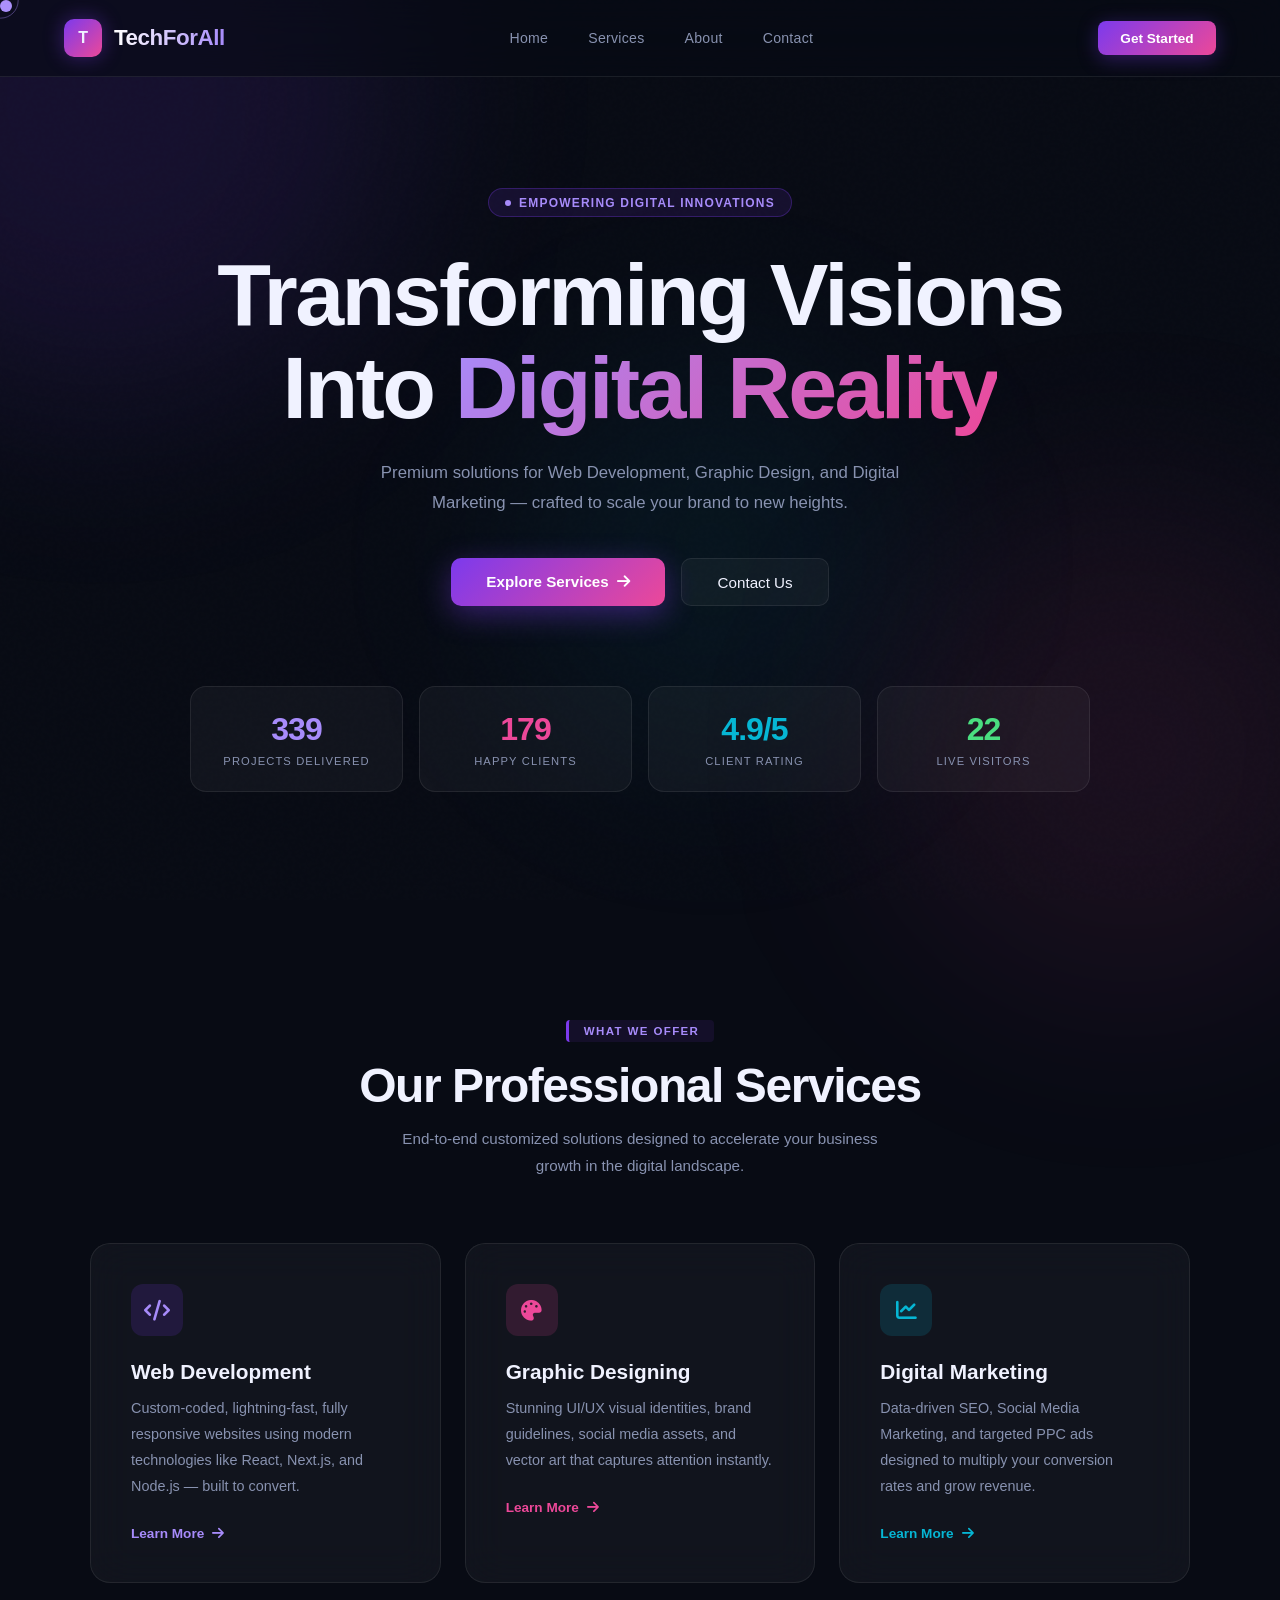
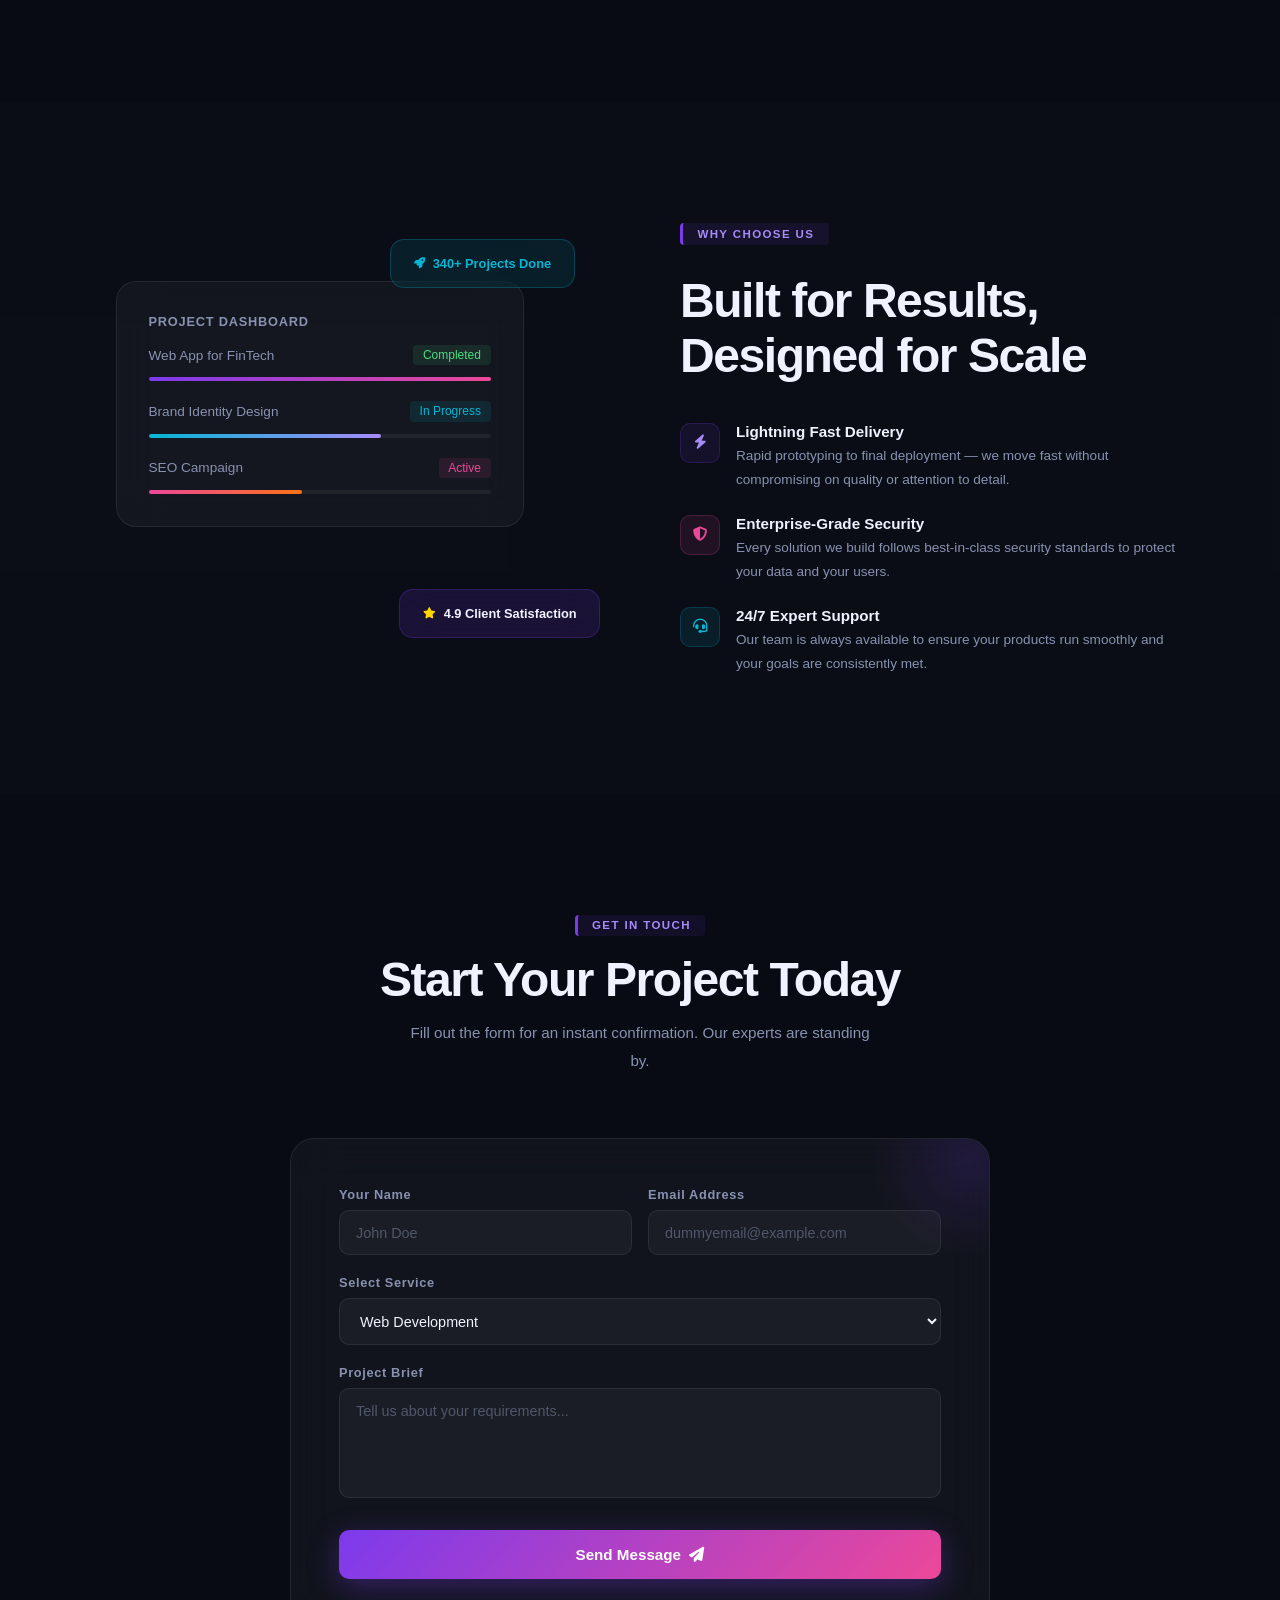
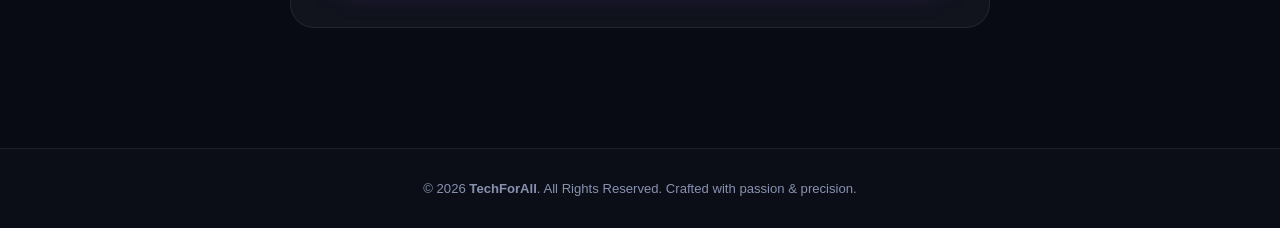
<file: index.html>
<!DOCTYPE html>
<html lang="en">
<head>
    <meta charset="UTF-8">
    <meta name="viewport" content="width=device-width, initial-scale=1.0">
    <title>TechForAll | Premium Digital Services</title>
   
    <link rel="stylesheet" href="https://cdnjs.cloudflare.com/ajax/libs/font-awesome/6.4.0/css/all.min.css">
    <style>
        *, *::before, *::after { box-sizing: border-box; margin: 0; padding: 0; }

        :root {
            --bg-deep: #080b14;
            --bg-mid: #0d1220;
            --purple: #7c3aed;
            --purple-light: #a78bfa;
            --pink: #ec4899;
            --cyan: #06b6d4;
            --glass-bg: rgba(255,255,255,0.04);
            --glass-border: rgba(255,255,255,0.08);
            --text-main: #f0f2ff;
            --text-muted: #8892b0;
            --font-display: 'Syne', sans-serif;
            --font-body: 'DM Sans', sans-serif;
        }

        html { scroll-behavior: smooth; }

        body {
            font-family: var(--font-body);
            background: var(--bg-deep);
            color: var(--text-main);
            overflow-x: hidden;
            cursor: none;
        }

        /* Custom Cursor */
        #cursor {
            width: 12px; height: 12px;
            background: var(--purple-light);
            border-radius: 50%;
            position: fixed; pointer-events: none;
            z-index: 9999; mix-blend-mode: screen;
            transition: transform 0.15s ease, opacity 0.2s;
        }
        #cursor-ring {
            width: 36px; height: 36px;
            border: 1px solid rgba(167,139,250,0.4);
            border-radius: 50%;
            position: fixed; pointer-events: none;
            z-index: 9998;
            transition: all 0.3s cubic-bezier(0.23,1,0.32,1);
        }

        /* Scrollbar */
        ::-webkit-scrollbar { width: 4px; }
        ::-webkit-scrollbar-track { background: var(--bg-deep); }
        ::-webkit-scrollbar-thumb { background: var(--purple); border-radius: 2px; }

        /* Background noise texture */
        body::before {
            content: '';
            position: fixed; inset: 0;
            background-image: url("data:image/svg+xml,%3Csvg viewBox='0 0 256 256' xmlns='http://www.w3.org/2000/svg'%3E%3Cfilter id='noise'%3E%3CfeTurbulence type='fractalNoise' baseFrequency='0.9' numOctaves='4' stitchTiles='stitch'/%3E%3C/filter%3E%3Crect width='100%25' height='100%25' filter='url(%23noise)' opacity='0.03'/%3E%3C/svg%3E");
            pointer-events: none; z-index: 0; opacity: 0.4;
        }

        /* Orbs */
        .orb {
            position: fixed; border-radius: 50%;
            filter: blur(100px); pointer-events: none; z-index: 0;
        }
        .orb-1 { width: 600px; height: 600px; background: rgba(124,58,237,0.12); top: -200px; left: -200px; animation: orbFloat 20s ease-in-out infinite; }
        .orb-2 { width: 500px; height: 500px; background: rgba(236,72,153,0.08); bottom: -100px; right: -100px; animation: orbFloat 25s ease-in-out infinite reverse; }
        .orb-3 { width: 400px; height: 400px; background: rgba(6,182,212,0.06); top: 40%; left: 40%; animation: orbFloat 18s ease-in-out infinite 5s; }

        @keyframes orbFloat {
            0%,100% { transform: translate(0,0) scale(1); }
            33% { transform: translate(40px,-30px) scale(1.05); }
            66% { transform: translate(-20px,40px) scale(0.98); }
        }

        /* Glass utility */
        .glass {
            background: var(--glass-bg);
            backdrop-filter: blur(20px);
            -webkit-backdrop-filter: blur(20px);
            border: 1px solid var(--glass-border);
        }

        /* ====== NAV ====== */
        nav {
            position: fixed; top: 0; left: 0; right: 0; z-index: 100;
            padding: 1.2rem 5%;
            display: flex; justify-content: space-between; align-items: center;
            background: rgba(8,11,20,0.6);
            backdrop-filter: blur(24px);
            border-bottom: 1px solid var(--glass-border);
            transition: all 0.3s;
        }
        nav.scrolled { background: rgba(8,11,20,0.9); }

        .logo {
            display: flex; align-items: center; gap: 0.75rem;
            font-family: var(--font-display); font-size: 1.4rem; font-weight: 800;
            letter-spacing: -0.02em;
            text-decoration: none; color: var(--text-main);
        }
        .logo-icon {
            width: 38px; height: 38px;
            background: linear-gradient(135deg, var(--purple), var(--pink));
            border-radius: 10px;
            display: flex; align-items: center; justify-content: center;
            font-size: 1rem; font-weight: 800;
            box-shadow: 0 0 20px rgba(124,58,237,0.4);
        }
        .logo span { background: linear-gradient(90deg, #fff, var(--purple-light)); -webkit-background-clip: text; -webkit-text-fill-color: transparent; }

        .nav-links { display: flex; gap: 2.5rem; list-style: none; }
        .nav-links a {
            font-size: 0.88rem; font-weight: 500; color: var(--text-muted);
            text-decoration: none; letter-spacing: 0.02em;
            transition: color 0.2s; position: relative;
        }
        .nav-links a::after {
            content: ''; position: absolute; bottom: -4px; left: 0; right: 0;
            height: 1px; background: var(--purple-light);
            transform: scaleX(0); transition: transform 0.3s;
        }
        .nav-links a:hover { color: var(--text-main); }
        .nav-links a:hover::after { transform: scaleX(1); }

        .nav-cta {
            padding: 0.6rem 1.4rem;
            background: linear-gradient(135deg, var(--purple), var(--pink));
            border-radius: 8px; color: #fff; font-size: 0.85rem;
            font-weight: 600; text-decoration: none;
            box-shadow: 0 4px 20px rgba(124,58,237,0.35);
            transition: all 0.3s; border: none; cursor: none;
        }
        .nav-cta:hover { transform: translateY(-2px); box-shadow: 0 8px 30px rgba(124,58,237,0.5); }

        .hamburger { display: none; background: none; border: none; color: var(--text-main); font-size: 1.3rem; cursor: none; }

        /* Mobile menu */
        #mobile-menu {
            position: fixed; inset: 0; z-index: 90;
            background: rgba(8,11,20,0.97);
            backdrop-filter: blur(20px);
            display: flex; flex-direction: column; align-items: center; justify-content: center;
            gap: 2rem;
            transform: translateX(-100%);
            transition: transform 0.4s cubic-bezier(0.23,1,0.32,1);
        }
        #mobile-menu.open { transform: translateX(0); }
        #mobile-menu a { font-family: var(--font-display); font-size: 2rem; font-weight: 700; color: var(--text-main); text-decoration: none; }

        /* ====== HERO ====== */
        #home {
            min-height: 100vh;
            padding: 160px 5% 80px;
            display: flex; flex-direction: column;
            align-items: center; justify-content: center;
            text-align: center; position: relative; z-index: 1;
        }

        .badge {
            display: inline-flex; align-items: center; gap: 0.5rem;
            padding: 0.4rem 1rem; border-radius: 100px;
            background: rgba(124,58,237,0.12); border: 1px solid rgba(124,58,237,0.3);
            font-size: 0.75rem; font-weight: 600; letter-spacing: 0.1em;
            text-transform: uppercase; color: var(--purple-light);
            margin-bottom: 2rem;
            animation: fadeUp 0.8s ease forwards;
        }
        .badge-dot { width: 6px; height: 6px; border-radius: 50%; background: var(--purple-light); animation: ping 1.5s ease-in-out infinite; }
        @keyframes ping { 0%,100% { opacity:1; transform:scale(1); } 50% { opacity:0.5; transform:scale(1.5); } }

        h1 {
            font-family: var(--font-display);
            font-size: clamp(2.8rem, 7vw, 5.5rem);
            font-weight: 800; line-height: 1.05;
            letter-spacing: -0.03em;
            animation: fadeUp 0.8s ease 0.1s both;
        }
        h1 .gradient-text {
            background: linear-gradient(135deg, var(--purple-light), var(--pink), var(--cyan));
            -webkit-background-clip: text; -webkit-text-fill-color: transparent;
            background-size: 200% 200%;
            animation: gradShift 4s ease infinite;
        }
        @keyframes gradShift { 0%,100% { background-position:0% 50%; } 50% { background-position:100% 50%; } }

        .hero-sub {
            max-width: 560px; margin: 1.5rem auto 0;
            font-size: 1.05rem; color: var(--text-muted); font-weight: 300; line-height: 1.8;
            animation: fadeUp 0.8s ease 0.2s both;
        }

        .hero-btns {
            display: flex; gap: 1rem; justify-content: center; flex-wrap: wrap;
            margin-top: 2.5rem;
            animation: fadeUp 0.8s ease 0.3s both;
        }
        .btn-primary {
            padding: 0.9rem 2.2rem;
            background: linear-gradient(135deg, var(--purple), var(--pink));
            border-radius: 10px; color: #fff; font-weight: 600; font-size: 0.95rem;
            text-decoration: none; border: none;
            box-shadow: 0 8px 30px rgba(124,58,237,0.4);
            transition: all 0.3s; cursor: none;
            position: relative; overflow: hidden;
        }
        .btn-primary::before {
            content: ''; position: absolute; inset: 0;
            background: linear-gradient(135deg, rgba(255,255,255,0.1), transparent);
            transform: translateX(-100%); transition: transform 0.4s;
        }
        .btn-primary:hover::before { transform: translateX(0); }
        .btn-primary:hover { transform: translateY(-3px); box-shadow: 0 15px 40px rgba(124,58,237,0.5); }

        .btn-ghost {
            padding: 0.9rem 2.2rem;
            border-radius: 10px; color: var(--text-main); font-weight: 500; font-size: 0.95rem;
            text-decoration: none; cursor: none;
            background: var(--glass-bg); border: 1px solid var(--glass-border);
            backdrop-filter: blur(10px);
            transition: all 0.3s;
        }
        .btn-ghost:hover { border-color: rgba(167,139,250,0.3); background: rgba(124,58,237,0.1); transform: translateY(-3px); }

        /* Stats */
        .stats-grid {
            display: grid; grid-template-columns: repeat(4, 1fr);
            gap: 1rem; width: 100%; max-width: 900px;
            margin-top: 5rem;
            animation: fadeUp 0.8s ease 0.5s both;
        }
        .stat-card {
            padding: 1.5rem; border-radius: 16px; text-align: center;
            background: var(--glass-bg); border: 1px solid var(--glass-border);
            backdrop-filter: blur(20px);
            transition: all 0.4s;
        }
        .stat-card:hover { border-color: rgba(167,139,250,0.25); transform: translateY(-4px); background: rgba(124,58,237,0.06); }
        .stat-num { font-family: var(--font-display); font-size: 2rem; font-weight: 800; letter-spacing: -0.03em; }
        .stat-num.purple { color: var(--purple-light); }
        .stat-num.pink { color: var(--pink); }
        .stat-num.cyan { color: var(--cyan); }
        .stat-num.green { color: #4ade80; }
        .stat-label { font-size: 0.7rem; color: var(--text-muted); text-transform: uppercase; letter-spacing: 0.1em; margin-top: 0.4rem; }

        @keyframes fadeUp { from { opacity:0; transform:translateY(24px); } to { opacity:1; transform:translateY(0); } }

        /* ====== SECTION SHARED ====== */
        section { position: relative; z-index: 1; }
        .section-header { text-align: center; margin-bottom: 4rem; }
        .section-tag {
            display: inline-block; padding: 0.3rem 0.9rem;
            border-radius: 4px; background: rgba(124,58,237,0.1);
            border-left: 3px solid var(--purple);
            font-size: 0.72rem; font-weight: 700; letter-spacing: 0.12em;
            text-transform: uppercase; color: var(--purple-light);
            margin-bottom: 1rem;
        }
        h2 { font-family: var(--font-display); font-size: clamp(2rem, 4vw, 3rem); font-weight: 800; letter-spacing: -0.03em; }
        .section-desc { color: var(--text-muted); max-width: 480px; margin: 0.75rem auto 0; font-size: 0.95rem; line-height: 1.8; }

        /* ====== SERVICES ====== */
        #services { padding: 120px 5%; }
        .services-grid { display: grid; grid-template-columns: repeat(3, 1fr); gap: 1.5rem; max-width: 1100px; margin: 0 auto; }

        .service-card {
            padding: 2.5rem; border-radius: 20px;
            background: var(--glass-bg); border: 1px solid var(--glass-border);
            backdrop-filter: blur(20px);
            transition: all 0.5s cubic-bezier(0.23,1,0.32,1);
            position: relative; overflow: hidden;
            cursor: none;
        }
        .service-card::before {
            content: ''; position: absolute; inset: 0; border-radius: inherit;
            opacity: 0; transition: opacity 0.5s;
        }
        .service-card.web::before { background: radial-gradient(circle at top left, rgba(124,58,237,0.08), transparent 60%); }
        .service-card.design::before { background: radial-gradient(circle at top left, rgba(236,72,153,0.08), transparent 60%); }
        .service-card.marketing::before { background: radial-gradient(circle at top left, rgba(6,182,212,0.08), transparent 60%); }
        .service-card:hover::before { opacity: 1; }
        .service-card:hover { transform: translateY(-8px); border-color: rgba(255,255,255,0.14); }

        .service-icon {
            width: 52px; height: 52px; border-radius: 12px;
            display: flex; align-items: center; justify-content: center;
            font-size: 1.3rem; margin-bottom: 1.5rem;
        }
        .service-icon.purple { background: rgba(124,58,237,0.15); color: var(--purple-light); }
        .service-icon.pink { background: rgba(236,72,153,0.15); color: var(--pink); }
        .service-icon.cyan { background: rgba(6,182,212,0.15); color: var(--cyan); }

        .service-title { font-family: var(--font-display); font-size: 1.3rem; font-weight: 700; margin-bottom: 0.75rem; }
        .service-desc { color: var(--text-muted); font-size: 0.9rem; line-height: 1.8; margin-bottom: 1.5rem; }

        .service-link {
            display: inline-flex; align-items: center; gap: 0.5rem;
            font-size: 0.85rem; font-weight: 600; text-decoration: none;
            transition: gap 0.3s; cursor: none; background: none; border: none;
        }
        .service-link.purple { color: var(--purple-light); }
        .service-link.pink { color: var(--pink); }
        .service-link.cyan { color: var(--cyan); }
        .service-link:hover { gap: 0.8rem; }

        /* ====== ABOUT / FEATURES ====== */
        #about { padding: 120px 5%; background: rgba(255,255,255,0.01); }
        .about-grid {
            display: grid; grid-template-columns: 1fr 1fr;
            gap: 5rem; align-items: center;
            max-width: 1100px; margin: 0 auto;
        }
        .about-visual {
            position: relative; height: 420px;
        }
        .about-card-main {
            position: absolute; top: 10%; left: 5%;
            width: 80%; padding: 2rem; border-radius: 20px;
            background: var(--glass-bg); border: 1px solid var(--glass-border);
            backdrop-filter: blur(20px);
        }
        .about-card-float {
            position: absolute; padding: 1rem 1.4rem; border-radius: 14px;
            background: rgba(124,58,237,0.15); border: 1px solid rgba(124,58,237,0.25);
            backdrop-filter: blur(20px);
            font-size: 0.8rem; font-weight: 600; display: flex; align-items: center; gap: 0.5rem;
        }
        .card-f1 { bottom: 5%; right: 0; animation: floatY 3s ease-in-out infinite; }
        .card-f2 { top: 0%; right: 5%; animation: floatY 3.5s ease-in-out infinite 1s; }
        @keyframes floatY { 0%,100% { transform:translateY(0); } 50% { transform:translateY(-10px); } }

        .feature-list { display: flex; flex-direction: column; gap: 1.5rem; margin-top: 2.5rem; }
        .feature-item { display: flex; gap: 1rem; align-items: flex-start; }
        .feature-icon-wrap {
            width: 40px; height: 40px; border-radius: 10px; flex-shrink: 0;
            background: rgba(124,58,237,0.1); border: 1px solid rgba(124,58,237,0.2);
            display: flex; align-items: center; justify-content: center;
            color: var(--purple-light); font-size: 0.9rem;
        }
        .feature-text h4 { font-family: var(--font-display); font-size: 0.95rem; font-weight: 700; margin-bottom: 0.3rem; }
        .feature-text p { font-size: 0.85rem; color: var(--text-muted); line-height: 1.7; }

        /* ====== CONTACT ====== */
        #contact { padding: 120px 5%; }
        .contact-wrap { max-width: 700px; margin: 0 auto; }
        .contact-card {
            padding: 3rem; border-radius: 24px;
            background: var(--glass-bg); border: 1px solid var(--glass-border);
            backdrop-filter: blur(24px); position: relative; overflow: hidden;
        }
        .contact-card::before {
            content: ''; position: absolute; top: -80px; right: -80px;
            width: 200px; height: 200px;
            background: radial-gradient(circle, rgba(124,58,237,0.15), transparent 70%);
        }
        .form-group { margin-bottom: 1.25rem; }
        .form-label { display: block; font-size: 0.8rem; font-weight: 600; letter-spacing: 0.05em; color: var(--text-muted); margin-bottom: 0.5rem; }
        .form-input, .form-select, .form-textarea {
            width: 100%; padding: 0.85rem 1rem;
            background: rgba(255,255,255,0.04);
            border: 1px solid var(--glass-border); border-radius: 10px;
            color: var(--text-main); font-family: var(--font-body); font-size: 0.9rem;
            outline: none; transition: border-color 0.3s, background 0.3s;
            cursor: none;
        }
        .form-input:focus, .form-select:focus, .form-textarea:focus {
            border-color: rgba(124,58,237,0.5); background: rgba(124,58,237,0.05);
        }
        .form-input::placeholder, .form-textarea::placeholder { color: rgba(136,146,176,0.5); }
        .form-select option { background: var(--bg-mid); }
        .form-textarea { resize: none; min-height: 110px; }
        .form-row { display: grid; grid-template-columns: 1fr 1fr; gap: 1rem; }

        .btn-submit {
            width: 100%; padding: 1rem;
            background: linear-gradient(135deg, var(--purple), var(--pink));
            border: none; border-radius: 10px;
            color: #fff; font-family: var(--font-body); font-size: 0.95rem; font-weight: 600;
            cursor: none; transition: all 0.3s;
            box-shadow: 0 8px 30px rgba(124,58,237,0.35);
            margin-top: 0.5rem;
        }
        .btn-submit:hover { transform: translateY(-3px); box-shadow: 0 15px 40px rgba(124,58,237,0.5); }

        /* ====== FOOTER ====== */
        footer {
            padding: 2rem 5%; text-align: center;
            border-top: 1px solid var(--glass-border);
            color: var(--text-muted); font-size: 0.82rem;
            background: rgba(255,255,255,0.01);
        }

        /* ====== TOAST ====== */
        #toast {
            position: fixed; bottom: 2rem; right: 2rem; z-index: 999;
            padding: 1rem 1.5rem; border-radius: 14px;
            background: rgba(124,58,237,0.15); border: 1px solid rgba(124,58,237,0.3);
            backdrop-filter: blur(20px); color: var(--text-main);
            font-size: 0.88rem; font-weight: 500;
            display: flex; align-items: center; gap: 0.75rem;
            transform: translateY(80px); opacity: 0;
            transition: all 0.4s cubic-bezier(0.23,1,0.32,1);
            max-width: 360px;
        }
        #toast.show { transform: translateY(0); opacity: 1; }
        .toast-dot {
            width: 8px; height: 8px; border-radius: 50%; background: #4ade80;
            flex-shrink: 0; box-shadow: 0 0 8px rgba(74,222,128,0.6);
            animation: ping 1.2s ease-in-out infinite;
        }

        /* ====== REVEAL ANIMATIONS ====== */
        .reveal { opacity: 0; transform: translateY(30px); transition: all 0.7s cubic-bezier(0.23,1,0.32,1); }
        .reveal.visible { opacity: 1; transform: translateY(0); }
        .reveal-delay-1 { transition-delay: 0.1s; }
        .reveal-delay-2 { transition-delay: 0.2s; }
        .reveal-delay-3 { transition-delay: 0.3s; }

        /* ====== RESPONSIVE ====== */
        @media (max-width: 900px) {
            .nav-links, .nav-cta { display: none; }
            .hamburger { display: block; }
            .stats-grid { grid-template-columns: repeat(2,1fr); }
            .services-grid { grid-template-columns: 1fr; max-width: 500px; }
            .about-grid { grid-template-columns: 1fr; gap: 2rem; }
            .about-visual { display: none; }
            .form-row { grid-template-columns: 1fr; }
        }
        @media (max-width: 480px) {
            h1 { font-size: 2.4rem; }
            .hero-btns { flex-direction: column; align-items: stretch; text-align: center; }
            .btn-primary, .btn-ghost { text-align: center; }
            .contact-card { padding: 2rem 1.5rem; }
        }
    </style>
</head>
<body>

<!-- Custom Cursor -->
<div id="cursor"></div>
<div id="cursor-ring"></div>

<!-- Ambient Orbs -->
<div class="orb orb-1"></div>
<div class="orb orb-2"></div>
<div class="orb orb-3"></div>

<!-- Toast -->
<div id="toast"><span class="toast-dot"></span><span id="toast-msg">Notification</span></div>

<!-- NAV -->
<nav id="navbar">
    <a href="#home" class="logo">
        <div class="logo-icon">T</div>
        <span>TechForAll</span>
    </a>
    <ul class="nav-links">
        <li><a href="#home">Home</a></li>
        <li><a href="services.html">Services</a></li>
        <li><a href="about.html">About</a></li>
        <li><a href="contact.html">Contact</a></li>
    </ul>
    <a href="contact.html" class="nav-cta">Get Started</a>
    <button class="hamburger" id="ham-btn" aria-label="Menu"><i class="fa-solid fa-bars"></i></button>
</nav>

<!-- Mobile Menu -->
<div id="mobile-menu">
    <a href="#home" class="mob-link">Home</a>
    <a href="services.html" class="mob-link">Services</a>
    <a href="about.html" class="mob-link">About</a>
    <a href="contact.html" class="mob-link">Contact</a>
</div>

<!-- HERO -->
<section id="home">
    <div class="badge"><span class="badge-dot"></span> Empowering Digital Innovations</div>
    <h1>Transforming Visions<br>Into <span class="gradient-text">Digital Reality</span></h1>
    <p class="hero-sub">Premium solutions for Web Development, Graphic Design, and Digital Marketing — crafted to scale your brand to new heights.</p>
    <div class="hero-btns">
        <a href="#services" class="btn-primary">Explore Services &nbsp;<i class="fa-solid fa-arrow-right"></i></a>
        <a href="#contact" class="btn-ghost">Contact Us</a>
    </div>

    <div class="stats-grid">
        <div class="stat-card">
            <div class="stat-num purple" id="stat-projects">0</div>
            <div class="stat-label">Projects Delivered</div>
        </div>
        <div class="stat-card">
            <div class="stat-num pink" id="stat-clients">0</div>
            <div class="stat-label">Happy Clients</div>
        </div>
        <div class="stat-card">
            <div class="stat-num cyan"><span id="stat-rating">0.0</span>/5</div>
            <div class="stat-label">Client Rating</div>
        </div>
        <div class="stat-card">
            <div class="stat-num green" id="stat-live">—</div>
            <div class="stat-label">Live Visitors</div>
        </div>
    </div>
</section>

<!-- SERVICES -->
<section id="services">
    <div class="section-header">
        <div class="section-tag reveal">What We Offer</div>
        <h2 class="reveal reveal-delay-1">Our Professional Services</h2>
        <p class="section-desc reveal reveal-delay-2">End-to-end customized solutions designed to accelerate your business growth in the digital landscape.</p>
    </div>

    <div class="services-grid">
        <div class="service-card web reveal">
            <div class="service-icon purple"><i class="fa-solid fa-code"></i></div>
            <h3 class="service-title">Web Development</h3>
            <p class="service-desc">Custom-coded, lightning-fast, fully responsive websites using modern technologies like React, Next.js, and Node.js — built to convert.</p>
            <button onclick="selectService('Web Development')" class="service-link purple">Learn More <i class="fa-solid fa-arrow-right"></i></button>
        </div>
        <div class="service-card design reveal reveal-delay-1">
            <div class="service-icon pink"><i class="fa-solid fa-palette"></i></div>
            <h3 class="service-title">Graphic Designing</h3>
            <p class="service-desc">Stunning UI/UX visual identities, brand guidelines, social media assets, and vector art that captures attention instantly.</p>
            <button onclick="selectService('Graphic Designing')" class="service-link pink">Learn More <i class="fa-solid fa-arrow-right"></i></button>
        </div>
        <div class="service-card marketing reveal reveal-delay-2">
            <div class="service-icon cyan"><i class="fa-solid fa-chart-line"></i></div>
            <h3 class="service-title">Digital Marketing</h3>
            <p class="service-desc">Data-driven SEO, Social Media Marketing, and targeted PPC ads designed to multiply your conversion rates and grow revenue.</p>
            <button onclick="selectService('Digital Marketing')" class="service-link cyan">Learn More <i class="fa-solid fa-arrow-right"></i></button>
        </div>
    </div>
</section>

<!-- ABOUT -->
<section id="about">
    <div class="about-grid">
        <div class="about-visual">
            <div class="about-card-main glass">
                <div style="font-family:var(--font-display);font-size:0.8rem;font-weight:700;color:var(--text-muted);letter-spacing:0.06em;text-transform:uppercase;margin-bottom:1rem;">Project Dashboard</div>
                <div style="display:flex;flex-direction:column;gap:0.75rem;">
                    <div style="display:flex;justify-content:space-between;align-items:center;">
                        <span style="font-size:0.85rem;color:var(--text-muted);">Web App for FinTech</span>
                        <span style="font-size:0.75rem;color:#4ade80;background:rgba(74,222,128,0.1);padding:0.2rem 0.6rem;border-radius:4px;">Completed</span>
                    </div>
                    <div style="height:4px;background:rgba(255,255,255,0.06);border-radius:2px;"><div style="height:100%;width:100%;background:linear-gradient(90deg,var(--purple),var(--pink));border-radius:2px;"></div></div>
                    <div style="display:flex;justify-content:space-between;align-items:center;margin-top:0.5rem;">
                        <span style="font-size:0.85rem;color:var(--text-muted);">Brand Identity Design</span>
                        <span style="font-size:0.75rem;color:var(--cyan);background:rgba(6,182,212,0.1);padding:0.2rem 0.6rem;border-radius:4px;">In Progress</span>
                    </div>
                    <div style="height:4px;background:rgba(255,255,255,0.06);border-radius:2px;"><div style="height:100%;width:68%;background:linear-gradient(90deg,var(--cyan),var(--purple-light));border-radius:2px;"></div></div>
                    <div style="display:flex;justify-content:space-between;align-items:center;margin-top:0.5rem;">
                        <span style="font-size:0.85rem;color:var(--text-muted);">SEO Campaign</span>
                        <span style="font-size:0.75rem;color:var(--pink);background:rgba(236,72,153,0.1);padding:0.2rem 0.6rem;border-radius:4px;">Active</span>
                    </div>
                    <div style="height:4px;background:rgba(255,255,255,0.06);border-radius:2px;"><div style="height:100%;width:45%;background:linear-gradient(90deg,var(--pink),#f97316);border-radius:2px;"></div></div>
                </div>
            </div>
            <div class="about-card-float card-f1"><i class="fa-solid fa-star" style="color:gold;font-size:0.7rem;"></i> 4.9 Client Satisfaction</div>
            <div class="about-card-float card-f2" style="background:rgba(6,182,212,0.1);border-color:rgba(6,182,212,0.25);color:var(--cyan);"><i class="fa-solid fa-rocket" style="font-size:0.7rem;"></i> 340+ Projects Done</div>
        </div>

        <div>
            <div class="section-tag reveal">Why Choose Us</div>
            <h2 class="reveal reveal-delay-1" style="text-align:left;margin-top:0.75rem;">Built for Results,<br>Designed for Scale</h2>
            <div class="feature-list">
                <div class="feature-item reveal reveal-delay-1">
                    <div class="feature-icon-wrap"><i class="fa-solid fa-bolt"></i></div>
                    <div class="feature-text">
                        <h4>Lightning Fast Delivery</h4>
                        <p>Rapid prototyping to final deployment — we move fast without compromising on quality or attention to detail.</p>
                    </div>
                </div>
                <div class="feature-item reveal reveal-delay-2">
                    <div class="feature-icon-wrap" style="background:rgba(236,72,153,0.1);border-color:rgba(236,72,153,0.2);color:var(--pink);"><i class="fa-solid fa-shield-halved"></i></div>
                    <div class="feature-text">
                        <h4>Enterprise-Grade Security</h4>
                        <p>Every solution we build follows best-in-class security standards to protect your data and your users.</p>
                    </div>
                </div>
                <div class="feature-item reveal reveal-delay-3">
                    <div class="feature-icon-wrap" style="background:rgba(6,182,212,0.1);border-color:rgba(6,182,212,0.2);color:var(--cyan);"><i class="fa-solid fa-headset"></i></div>
                    <div class="feature-text">
                        <h4>24/7 Expert Support</h4>
                        <p>Our team is always available to ensure your products run smoothly and your goals are consistently met.</p>
                    </div>
                </div>
            </div>
        </div>
    </div>
</section>

<!-- CONTACT -->
<section id="contact">
    <div class="section-header">
        <div class="section-tag reveal">Get In Touch</div>
        <h2 class="reveal reveal-delay-1">Start Your Project Today</h2>
        <p class="section-desc reveal reveal-delay-2">Fill out the form for an instant confirmation. Our experts are standing by.</p>
    </div>
    <div class="contact-wrap">
        <div class="contact-card reveal">
            <form id="lead-form" autocomplete="off">
                <div class="form-row">
                    <div class="form-group">
                        <label class="form-label">Your Name</label>
                        <input type="text" id="f-name" class="form-input" placeholder="John Doe" required>
                    </div>
                    <div class="form-group">
                        <label class="form-label">Email Address</label>
                        <input type="email" id="f-email" class="form-input" placeholder="dummyemail@example.com" required>
                    </div>
                </div>
                <div class="form-group">
                    <label class="form-label">Select Service</label>
                    <select id="f-service" class="form-select">
                        <option value="Web Development">Web Development</option>
                        <option value="Graphic Designing">Graphic Designing</option>
                        <option value="Digital Marketing">Digital Marketing</option>
                    </select>
                </div>
                <div class="form-group">
                    <label class="form-label">Project Brief</label>
                    <textarea id="f-message" class="form-textarea" placeholder="Tell us about your requirements..." required></textarea>
                </div>
                <button type="submit" class="btn-submit" onclick="chatOpen()" >Send Message &nbsp;<i class="fa-solid fa-paper-plane"></i></button>
            </form>
        </div>
    </div>
</section>

<!-- FOOTER -->
<footer>
    <p>&copy; 2026 <strong>TechForAll</strong>. All Rights Reserved. Crafted with passion &amp; precision.</p>
</footer>

<script>
    // ── Cursor ──
    const cursor = document.getElementById('cursor');
    const ring = document.getElementById('cursor-ring');
    let mx = 0, my = 0, rx = 0, ry = 0;
    document.addEventListener('mousemove', e => { mx = e.clientX; my = e.clientY; cursor.style.transform = `translate(${mx-6}px,${my-6}px)`; });
    function animateRing() { rx += (mx - rx - 18) * 0.12; ry += (my - ry - 18) * 0.12; ring.style.transform = `translate(${rx}px,${ry}px)`; requestAnimationFrame(animateRing); }
    animateRing();
    document.querySelectorAll('a,button,[style*="cursor"]').forEach(el => { el.addEventListener('mouseenter', () => { cursor.style.transform += ' scale(2)'; ring.style.borderColor = 'rgba(236,72,153,0.5)'; }); el.addEventListener('mouseleave', () => { ring.style.borderColor = 'rgba(167,139,250,0.4)'; }); });

    // ── Nav scroll ──
    window.addEventListener('scroll', () => { document.getElementById('navbar').classList.toggle('scrolled', window.scrollY > 60); });

    // ── Hamburger ──
    const hamBtn = document.getElementById('ham-btn');
    const mobMenu = document.getElementById('mobile-menu');
    hamBtn.addEventListener('click', () => { mobMenu.classList.toggle('open'); hamBtn.innerHTML = mobMenu.classList.contains('open') ? '<i class="fa-solid fa-xmark"></i>' : '<i class="fa-solid fa-bars"></i>'; });
    document.querySelectorAll('.mob-link').forEach(l => l.addEventListener('click', () => { mobMenu.classList.remove('open'); hamBtn.innerHTML = '<i class="fa-solid fa-bars"></i>'; }));

    // ── Toast ──
    function showToast(msg) {
        const t = document.getElementById('toast');
        document.getElementById('toast-msg').textContent = msg;
        t.classList.add('show');
        setTimeout(() => t.classList.remove('show'), 4000);
    }

    // ── Counters ──
    function animCount(id, target, dur, float=false) {
        const el = document.getElementById(id);
        let start = 0, startTime = null;
        function step(ts) {
            if (!startTime) startTime = ts;
            const prog = Math.min((ts - startTime) / dur, 1);
            const ease = 1 - Math.pow(1 - prog, 3);
            const val = ease * target;
            el.textContent = float ? val.toFixed(1) : Math.floor(val) + (prog < 1 ? '' : '+');
            if (prog < 1) requestAnimationFrame(step);
        }
        requestAnimationFrame(step);
    }

    window.addEventListener('DOMContentLoaded', () => {
        setTimeout(() => {
            animCount('stat-projects', 340, 2200);
            animCount('stat-clients', 180, 2200);
            animCount('stat-rating', 4.9, 2200, true);
        }, 400);

        // Simulated live visitors
        function updateLive() {
            document.getElementById('stat-live').textContent = Math.floor(Math.random() * 17) + 12;
        }
        updateLive();
        setInterval(updateLive, 4500);

        // Random visitor toasts
        const msgs = ['Someone from Karachi just submitted a request!', 'A new client from Dubai is exploring services!', 'Someone from London just joined!', 'A visitor from New York is viewing our portfolio!'];
        setTimeout(() => showToast(msgs[Math.floor(Math.random()*msgs.length)]), 3000);
        setInterval(() => showToast(msgs[Math.floor(Math.random()*msgs.length)]), 18000);
    });

    // ── Reveal on scroll ──
    const revEls = document.querySelectorAll('.reveal');
    const obs = new IntersectionObserver(entries => { entries.forEach(e => { if (e.isIntersecting) { e.target.classList.add('visible'); obs.unobserve(e.target); } }); }, { threshold: 0.15 });
    revEls.forEach(el => obs.observe(el));

    // ── Service cards ──
    function selectService(name) {
        document.getElementById('f-service').value = name;
        document.getElementById('contact').scrollIntoView({ behavior: 'smooth' });
        showToast(`"${name}" selected — fill in your details below!`);
    }

    // ── Form submit ──
    document.getElementById('lead-form').addEventListener('submit', e => {
        e.preventDefault();
        const name = document.getElementById('f-name').value.trim();
        showToast(`Thank you, ${name}! Our team will respond within 24 hours.`);
        e.target.reset();
    });
</script>
<script>
function chatOpen() {
  window.open("https://wa.me/923155120134", "_blank");
}
</script>
</body>
</html>
</file>
